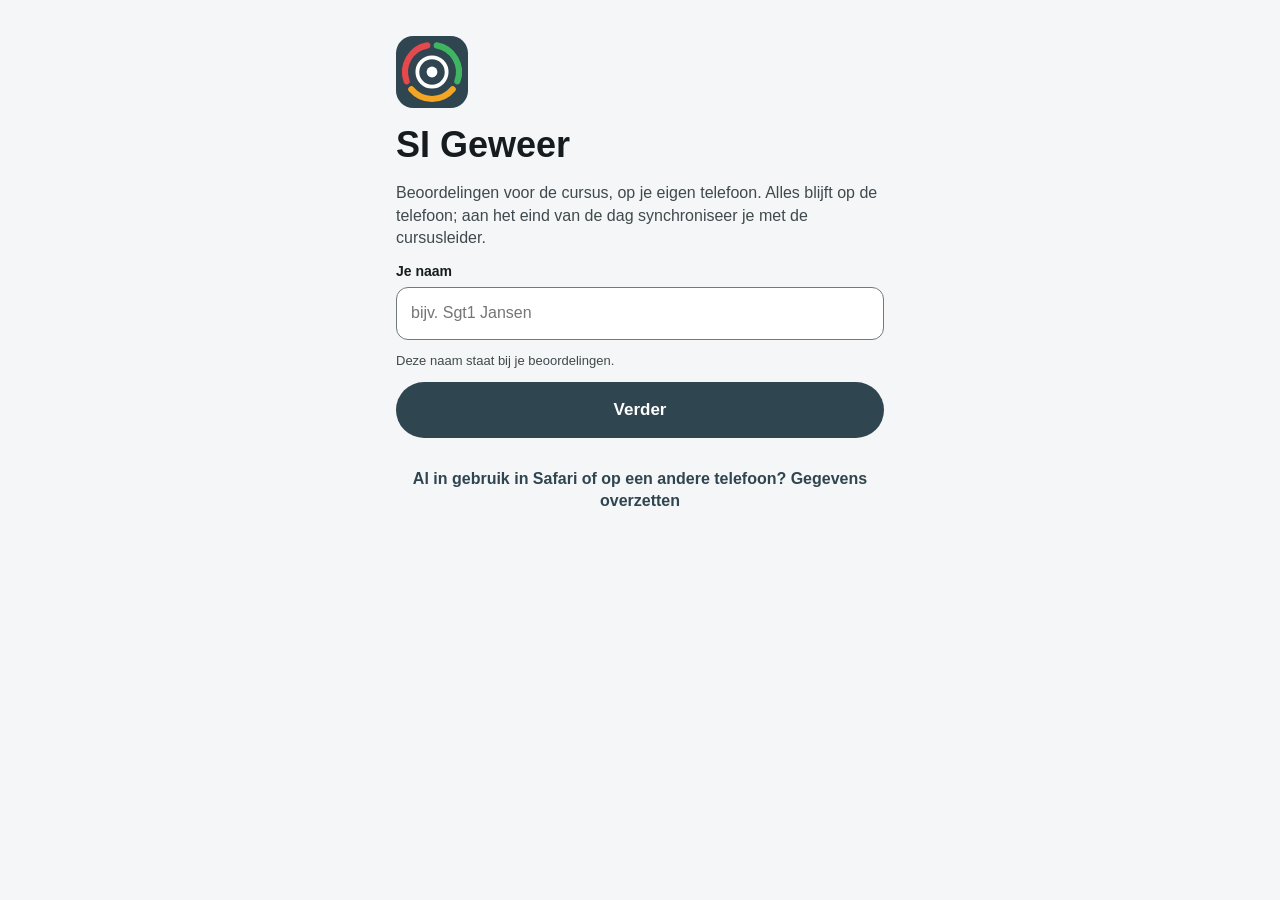
<file: index.html>
<!doctype html>
<html lang="nl" translate="no">
<head>
<meta charset="utf-8">
<meta name="viewport" content="width=device-width, initial-scale=1, viewport-fit=cover">
<!-- offline by design: nothing may be loaded from or sent to anywhere but this app itself -->
<meta http-equiv="Content-Security-Policy" content="default-src 'self'; img-src 'self' data: blob:; style-src 'self' 'unsafe-inline'; script-src 'self'; connect-src 'self'; manifest-src 'self'; worker-src 'self'">
<meta name="theme-color" content="#2F4550">
<meta name="apple-mobile-web-app-capable" content="yes">
<meta name="mobile-web-app-capable" content="yes">
<meta name="apple-mobile-web-app-status-bar-style" content="black-translucent">
<meta name="apple-mobile-web-app-title" content="SI Geweer">
<meta name="format-detection" content="telephone=no">
<title>SI Geweer</title>
<link rel="manifest" href="manifest.webmanifest">
<link rel="apple-touch-icon" href="icons/apple-touch-icon.png">
<link rel="icon" type="image/png" href="icons/icon-192.png">
<link rel="stylesheet" href="style.css">
</head>
<body>
<div id="app"></div>
<div id="dialog"></div>
<div id="toast" role="status" aria-live="polite"></div>
<noscript><p style="padding:24px">SI Geweer heeft JavaScript nodig.</p></noscript>
<script type="module" src="app.js"></script>
</body>
</html>
</file>
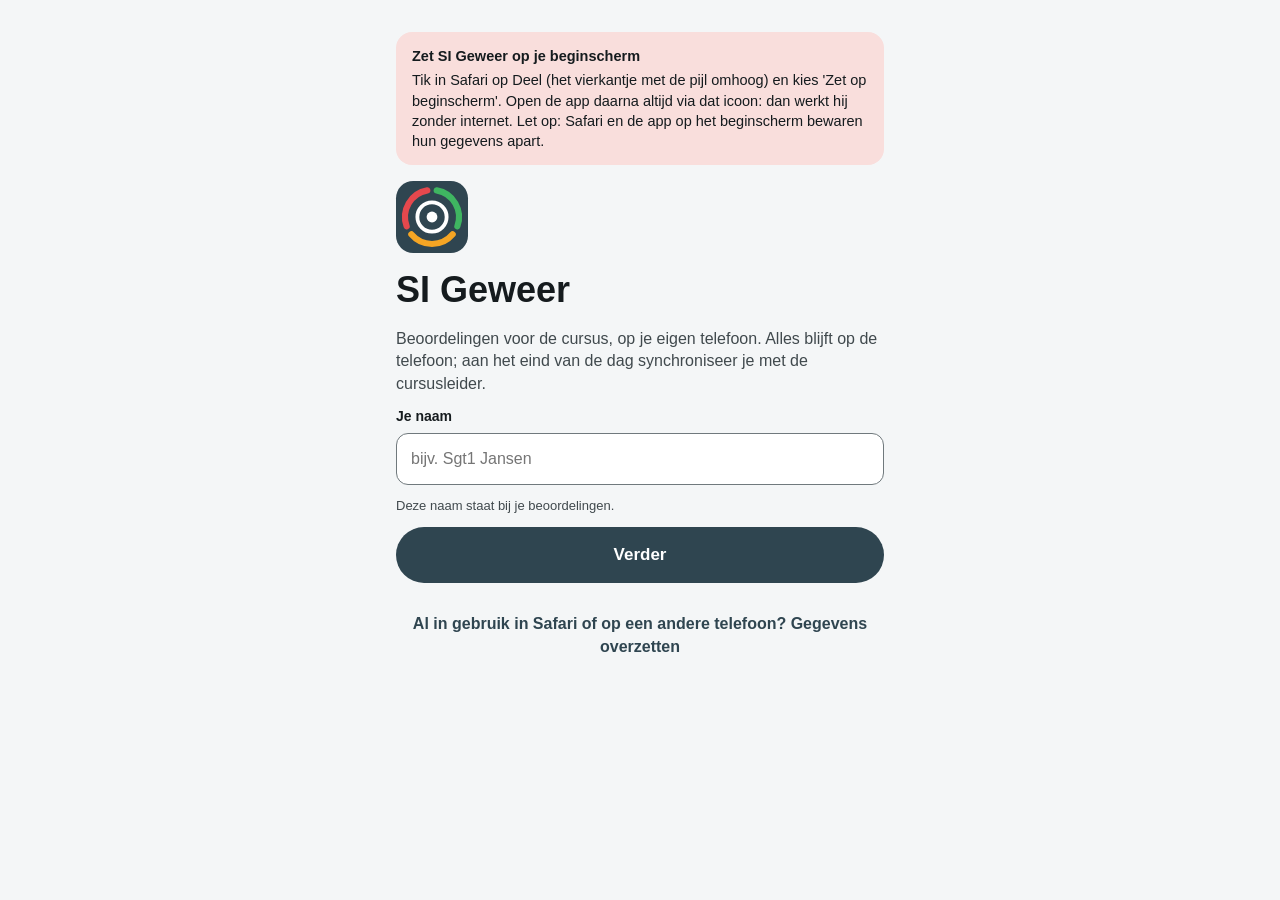
<file: test/ios.html>
<!doctype html>
<html lang="nl"><head><meta charset="utf-8"><meta name="viewport" content="width=device-width, initial-scale=1">
<title>SI Geweer as Safari on an iPhone (no Web Bluetooth)</title>
<link rel="stylesheet" href="../style.css">
<script>
Object.defineProperty(navigator, 'userAgent', { get: () => 'Mozilla/5.0 (iPhone; CPU iPhone OS 18_0 like Mac OS X) AppleWebKit/605.1.15 (KHTML, like Gecko) Version/18.0 Mobile/15E148 Safari/604.1' });
Object.defineProperty(navigator, 'bluetooth', { get: () => undefined });
</script></head>
<body><div id="app"></div><div id="dialog"></div><div id="toast" role="status"></div>
<script type="module" src="../app.js"></script></body></html>
</file>
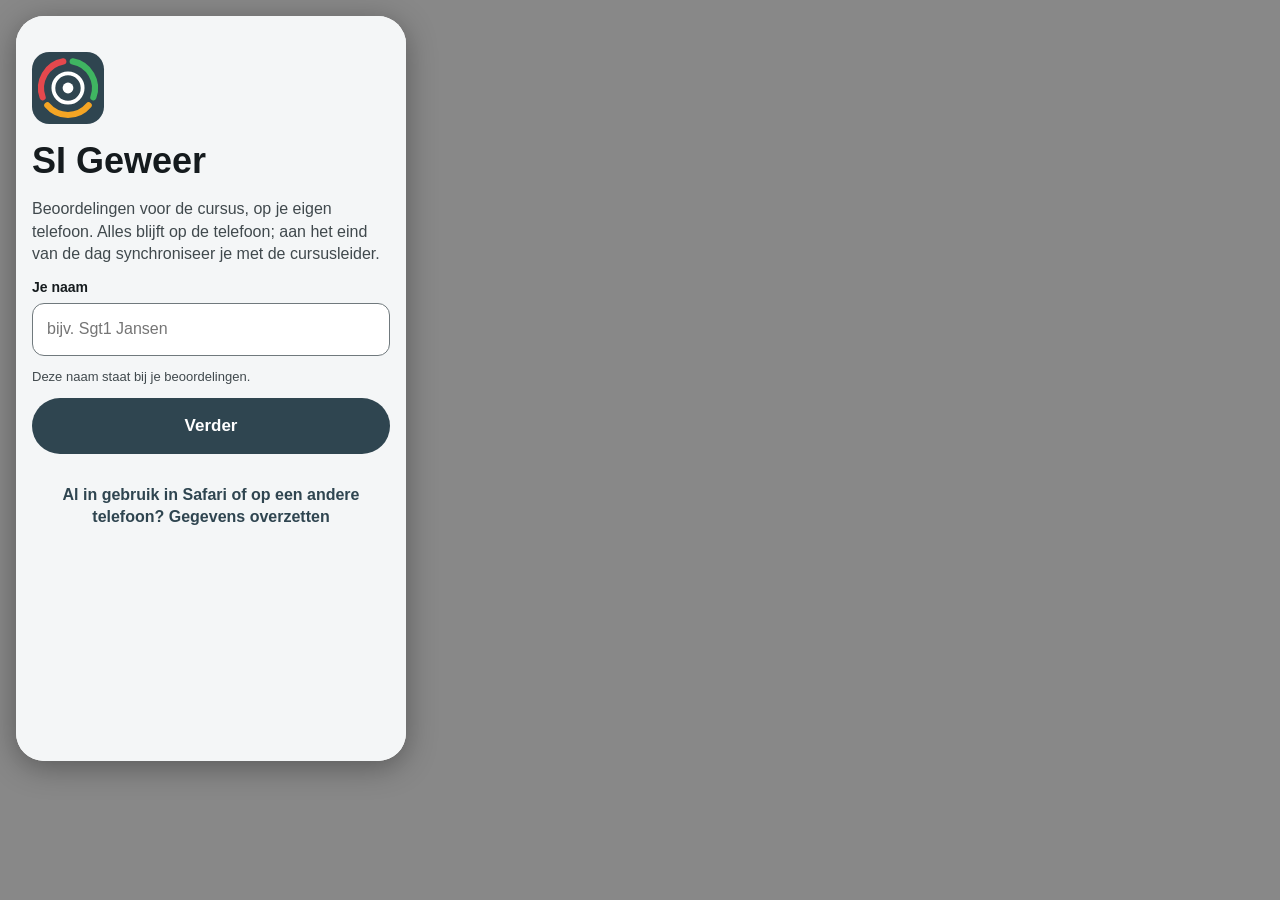
<file: test/phone.html>
<!doctype html>
<html><head><meta charset="utf-8"><title>SI Geweer — phone frame</title>
<style>body{margin:0;background:#888;display:flex;gap:24px;padding:16px;font:13px sans-serif}
iframe{width:390px;height:745px;border:0;border-radius:28px;background:#fff;box-shadow:0 6px 30px rgba(0,0,0,.35)}</style></head>
<body><iframe id="phone" src="../index.html"></iframe></body></html>
</file>
<file: style.css>
/* SI Geweer web app: the Android app's colours and shapes, iPhone safe areas, light + dark. */
:root {
  --bg: #f4f6f7;
  --surface: #ffffff;
  --surface-low: #eef2f4;
  --surface-high: #e3e8eb;
  --text: #151b1e;
  --muted: #40494d;
  --outline: #70797d;
  --outline-v: #c0c8cc;
  --primary: #2f4550;
  --on-primary: #ffffff;
  --primary-c: #d3e3ea;
  --on-primary-c: #0b1f28;
  --secondary-c: #f2e4c0;
  --on-secondary-c: #241a04;
  --error: #b3261e;
  --error-c: #f9dedc;
  --bar: #2f4550;
  --good: #2e9e4f;
  --fair: #ea8c0a;
  --poor: #d63636;
  --none: rgba(112, 121, 125, 0.5);
  --empty: rgba(220, 227, 231, 0.75);
  --male: #2f7fe8;
  --female: #e0479e;
  --radius: 20px;
  color-scheme: light;
}

@media (prefers-color-scheme: dark) {
  :root {
    --bg: #0f1417;
    --surface: #171d20;
    --surface-low: #171d20;
    --surface-high: #252b2e;
    --text: #dfe3e6;
    --muted: #bfc8cc;
    --outline: #899296;
    --outline-v: #40494d;
    --primary: #a4cad9;
    --on-primary: #05303d;
    --primary-c: #29434e;
    --on-primary-c: #d6e9f1;
    --secondary-c: #524528;
    --on-secondary-c: #f5e5be;
    --error: #f2b8b5;
    --error-c: #601410;
    --bar: #182024;
    --good: #4bc16d;
    --fair: #f5a623;
    --poor: #f0605d;
    --none: rgba(137, 146, 150, 0.75);
    --empty: rgba(58, 67, 71, 0.75);
    --male: #78b0ff;
    --female: #ff80c6;
    color-scheme: dark;
  }
}

* { box-sizing: border-box; -webkit-tap-highlight-color: transparent; }
html { -webkit-text-size-adjust: 100%; }
body {
  margin: 0;
  background: var(--bg);
  color: var(--text);
  font: 16px/1.4 -apple-system, BlinkMacSystemFont, "Segoe UI", Roboto, "Helvetica Neue", Arial, sans-serif;
  min-height: 100vh;
  overscroll-behavior-y: none;
}
button { font: inherit; color: inherit; background: none; border: 0; padding: 0; cursor: pointer; touch-action: manipulation; text-align: left; }
button:disabled { opacity: 0.45; }
input, textarea { font: inherit; font-size: 16px; color: var(--text); }
h1, h2, h3, p { margin: 0; }
.ic { fill: currentColor; flex: none; display: block; }

/* ---------------------------------------------------------------- bars */
.top {
  position: sticky; top: 0; z-index: 10;
  display: flex; align-items: center; gap: 4px;
  min-height: calc(60px + env(safe-area-inset-top));
  padding: env(safe-area-inset-top) 6px 0 4px;
  background: var(--bar); color: #fff;
}
.top .titles { flex: 1; min-width: 0; }
.top .title { font-size: 19px; font-weight: 600; white-space: nowrap; overflow: hidden; text-overflow: ellipsis; }
.top .sub { font-size: 13.5px; opacity: 0.8; white-space: nowrap; overflow: hidden; text-overflow: ellipsis; }
.top .actions { display: flex; align-items: center; }
.navpad { width: 12px; }
.iconbtn { width: 48px; height: 48px; display: grid; place-items: center; border-radius: 50%; flex: none; }
.iconbtn:active { background: rgba(127, 127, 127, 0.2); }
.textbtn { padding: 10px 12px; font-weight: 600; border-radius: 12px; }
.top .textbtn { color: #fff; }

.tabbar {
  position: fixed; left: 0; right: 0; bottom: 0; z-index: 10;
  display: flex; background: var(--surface-high);
  padding: 8px 6px calc(8px + env(safe-area-inset-bottom));
}
.tab { flex: 1; display: flex; flex-direction: column; align-items: center; gap: 4px; font-size: 12.5px; font-weight: 600; color: var(--muted); }
.tabicon { width: 64px; height: 32px; border-radius: 16px; display: grid; place-items: center; }
.tab.on { color: var(--text); }
.tab.on .tabicon { background: var(--secondary-c); color: var(--on-secondary-c); }

.bottombar {
  position: sticky; bottom: 0; z-index: 5;
  display: flex; gap: 12px;
  padding: 14px 16px calc(14px + env(safe-area-inset-bottom));
  background: var(--surface-high);
}
.bottombar .btn { flex: 1; }
.bottombar.two .btn.primary { flex: 1.6; }

/* ---------------------------------------------------------------- page */
.page { padding: 12px 16px 28px; display: flex; flex-direction: column; gap: 12px; }
.page.flush { padding: 8px 0 28px; }
.page.tabbed { padding-bottom: calc(110px + env(safe-area-inset-bottom)); }
.page.narrow { max-width: 520px; margin: 0 auto; padding-top: calc(32px + env(safe-area-inset-top)); }
.padx { padding: 0 16px; }
.bleed { margin: 0 -16px; }
.display { font-size: 36px; font-weight: 800; }
.h2 { font-size: 22px; font-weight: 700; }
.h3 { font-size: 17px; font-weight: 700; margin-top: 6px; }
.phase { font-size: 28px; font-weight: 800; }
.lead { font-size: 16.5px; }
.strong { font-weight: 700; font-size: 17px; }
.muted { color: var(--muted); }
.small { font-size: 13px; }
.center { text-align: center; padding: 24px 0; }
.bad { color: var(--poor); }
.hint { font-size: 13px; color: var(--muted); }
.label { font-size: 14px; font-weight: 600; margin-top: 4px; }
.markwrap { margin-top: 4px; }
.appmark { background: #2f4550; border-radius: 24%; display: grid; place-items: center; }
.appmark svg { width: 100%; height: 100%; }
.appmark path { fill: none; stroke-width: 5.5; stroke-linecap: round; }
.appmark .ring { fill: none; stroke: #fff; stroke-width: 3.4; }
.appmark .dot { fill: #fff; }

/* ---------------------------------------------------------------- buttons */
.btn {
  min-height: 56px; padding: 0 22px; border-radius: 28px;
  display: inline-flex; align-items: center; justify-content: center; gap: 8px;
  font-weight: 600; font-size: 17px; text-align: center;
}
.btn.primary { background: var(--primary); color: var(--on-primary); }
.btn.outline { border: 1.5px solid var(--outline); }
.btn.wide { width: 100%; }
.btn:active { filter: brightness(0.9); }
.text { padding: 10px 12px; border-radius: 12px; font-weight: 600; color: var(--primary); }
.text.danger { color: var(--error); }

.big {
  width: 100%; display: flex; align-items: center; gap: 16px;
  padding: 18px 16px 18px 20px; border-radius: var(--radius);
  background: var(--surface-high);
}
.big.primary { background: var(--primary); color: var(--on-primary); padding-top: 26px; padding-bottom: 26px; }
.big:active { filter: brightness(0.94); }
.bigtext { flex: 1; display: flex; flex-direction: column; }
.bigtitle { font-size: 17px; font-weight: 650; }
.big.primary .bigtitle { font-size: 23px; font-weight: 700; }
.bigsub { font-size: 14.5px; opacity: 0.8; }

.tiles { display: flex; gap: 12px; }
.tile {
  flex: 1; min-width: 0; height: 116px; padding: 16px; border-radius: var(--radius); background: var(--surface-high);
  display: flex; flex-direction: column; justify-content: space-between;
}
.tileicon { color: var(--primary); }
.tiletitle { font-size: 17px; font-weight: 650; }
.tilesub { font-size: 13px; color: var(--muted); white-space: nowrap; overflow: hidden; text-overflow: ellipsis; margin-top: -14px; }

.fab { width: 56px; height: 56px; border-radius: 16px; background: var(--primary); color: var(--on-primary); display: grid; place-items: center; flex: none; }
.efab {
  position: fixed; right: 16px; bottom: calc(18px + env(safe-area-inset-bottom)); z-index: 6;
  display: flex; align-items: center; gap: 8px; padding: 16px 20px; border-radius: 18px;
  background: var(--primary-c); color: var(--on-primary-c); font-weight: 650; box-shadow: 0 4px 14px rgba(0, 0, 0, 0.18);
}
.fabspace { height: 72px; }

/* ---------------------------------------------------------------- cards */
.card { background: var(--surface-high); border-radius: 18px; padding: 14px 16px; display: flex; flex-direction: column; gap: 8px; }
.info { background: var(--secondary-c); color: var(--on-secondary-c); border-radius: 16px; padding: 14px 16px; font-size: 14.5px; }
.info.warn { background: var(--error-c); color: var(--text); }
.infotitle { font-weight: 700; margin-bottom: 4px; }
.infotext { white-space: pre-line; }

.daycard { background: var(--primary-c); color: var(--on-primary-c); border-radius: 24px; padding: 20px; }
.dc-big { font-size: 34px; font-weight: 800; line-height: 1.15; }
.dc-mid { font-size: 24px; font-weight: 800; }
.dc-sub { font-size: 17px; font-weight: 500; margin-top: 2px; }
.pills { display: flex; gap: 6px; margin-top: 16px; }
.pill {
  flex: 1; display: flex; flex-direction: column; align-items: center; padding: 6px 0;
  border-radius: 10px; border: 1px solid color-mix(in srgb, var(--primary) 35%, transparent);
}
.pill b { font-size: 15px; }
.pill span { font-size: 11.5px; }
.pill.done { background: color-mix(in srgb, var(--primary) 22%, transparent); border-color: transparent; }
.pill.cur { background: var(--primary); color: var(--on-primary); border-color: transparent; }

.draft { display: flex; align-items: center; gap: 4px; background: var(--secondary-c); color: var(--on-secondary-c); border-radius: 16px; padding: 8px 8px 8px 16px; }
.draft > div { flex: 1; display: flex; flex-direction: column; }
.draft .btn { min-height: 44px; }

/* ---------------------------------------------------------------- fields */
.field { display: flex; flex-direction: column; gap: 6px; }
.field > span { font-size: 14px; font-weight: 600; }
.field input, .field textarea, .dlginput, .addrow textarea {
  width: 100%; border: 1.5px solid var(--outline); border-radius: 12px; background: var(--surface);
  padding: 14px; outline: none;
}
.field textarea { min-height: 120px; resize: vertical; }
.field input:focus, .field textarea:focus, .dlginput:focus, .addrow textarea:focus { border-color: var(--primary); border-width: 2px; padding: 13.5px; }
input[type="date"] { min-height: 52px; -webkit-appearance: none; appearance: none; }
.dayline { display: flex; gap: 12px; padding: 2px 0; }
.dayline b { width: 58px; flex: none; }

/* ---------------------------------------------------------------- lists */
.list { display: flex; flex-direction: column; }
.row { display: flex; align-items: center; gap: 10px; padding: 8px 4px 8px 12px; border-bottom: 1px solid var(--outline-v); width: 100%; min-height: 60px; }
.row.tall { min-height: 72px; padding: 10px 12px 10px 16px; }
.rowtext { flex: 1; min-width: 0; display: flex; flex-direction: column; }
.rowtitle { font-size: 18px; font-weight: 500; overflow: hidden; text-overflow: ellipsis; }
.row.tall .rowtitle { font-size: 21px; }
.rowsub { font-size: 13.5px; color: var(--muted); }
.chev { opacity: 0.8; display: flex; }
.addrow { display: flex; align-items: center; gap: 10px; }
.addrow textarea { flex: 1; height: 60px; resize: none; line-height: 1.25; }
.gtoggle {
  width: 60px; height: 60px; flex: none; border-radius: 14px; display: flex; flex-direction: column; align-items: center; justify-content: center; gap: 2px;
  font-size: 12px; font-weight: 700;
}
.gtoggle.male { color: var(--male); border: 1.5px solid color-mix(in srgb, var(--male) 60%, transparent); background: color-mix(in srgb, var(--male) 12%, transparent); }
.gtoggle.female { color: var(--female); border: 1.5px solid color-mix(in srgb, var(--female) 60%, transparent); background: color-mix(in srgb, var(--female) 12%, transparent); }
.gi { fill: none; stroke-width: 2.9; stroke-linecap: round; flex: none; display: block; }
.gi.male { stroke: var(--male); }
.gi.female { stroke: var(--female); }

.daybar { margin: 4px 16px; width: calc(100% - 32px); display: flex; align-items: center; gap: 12px; padding: 12px 16px; border-radius: 16px; background: var(--primary-c); color: var(--on-primary-c); }
.daybartext { flex: 1; display: flex; flex-direction: column; }
.daybartext b { font-size: 17px; }
.link { font-weight: 650; font-size: 14px; color: var(--primary); }
@media (prefers-color-scheme: dark) { .daybar .link { color: var(--on-primary-c); } }

/* ---------------------------------------------------------------- rating flow */
.stepper { display: flex; gap: 8px; }
.step { flex: 1; display: flex; align-items: center; justify-content: center; gap: 6px; padding: 10px 0; border-radius: 12px; background: var(--surface-high); font-size: 14px; }
.step.on { background: var(--primary); color: var(--on-primary); font-weight: 700; }
.dot { width: 12px; height: 12px; border-radius: 50%; display: inline-block; flex: none; }
.grades { display: flex; gap: 10px; }
.grade {
  flex: 1; height: 116px; border-radius: 18px; display: flex; flex-direction: column; align-items: center; justify-content: center; gap: 10px;
  border: 1.5px solid; font-weight: 650; font-size: 14px;
}
.gdot { width: 40px; height: 40px; border-radius: 50%; display: grid; place-items: center; color: #fff; }
.glabel { white-space: nowrap; }
.grade.g-GOOD { border-color: color-mix(in srgb, var(--good) 70%, transparent); background: color-mix(in srgb, var(--good) 13%, transparent); }
.grade.g-FAIR { border-color: color-mix(in srgb, var(--fair) 70%, transparent); background: color-mix(in srgb, var(--fair) 13%, transparent); }
.grade.g-POOR { border-color: color-mix(in srgb, var(--poor) 70%, transparent); background: color-mix(in srgb, var(--poor) 13%, transparent); }
.grade.g-GOOD .gdot { background: var(--good); }
.grade.g-FAIR .gdot { background: var(--fair); }
.grade.g-POOR .gdot { background: var(--poor); }
.grade.on { color: #fff; border: 3px solid color-mix(in srgb, var(--text) 55%, transparent); }
.grade.on.g-GOOD { background: var(--good); }
.grade.on.g-FAIR { background: var(--fair); }
.grade.on.g-POOR { background: var(--poor); }
.grade.on .gdot { background: rgba(255, 255, 255, 0.28); }

/* ---------------------------------------------------------------- colours of a grade */
.g-GOOD { background: var(--good); }
.g-FAIR { background: var(--fair); }
.g-POOR { background: var(--poor); }
.g-none { background: var(--none); }

/* ---------------------------------------------------------------- overview */
.seg { display: flex; margin: 4px 16px 6px; border: 1.5px solid var(--outline); border-radius: 22px; overflow: hidden; }
.seg button { flex: 1; text-align: center; padding: 10px 2px; font-size: 13.5px; font-weight: 600; white-space: nowrap; }
.seg button + button { border-left: 1.5px solid var(--outline); }
.seg button.on { background: var(--secondary-c); color: var(--on-secondary-c); }
.grid { display: grid; grid-template-columns: 120px repeat(7, minmax(0, 1fr)); column-gap: 3px; align-items: center; padding: 6px 16px; width: 100%; }
.gridhead { border-bottom: 1px solid var(--outline-v); align-items: end; }
.dh { display: flex; flex-direction: column; align-items: center; font-size: 11.5px; color: var(--muted); }
.dh b { font-size: 14px; color: var(--text); }
.dh.today, .dh.today b { color: var(--primary); }
.dh.today b { font-weight: 900; }
.namecol { display: flex; flex-direction: column; gap: 4px; min-width: 0; padding-right: 6px; }
.nm { display: flex; align-items: center; gap: 4px; font-weight: 500; white-space: nowrap; overflow: hidden; }
.nm > span { overflow: hidden; text-overflow: ellipsis; }
.nm.me { font-weight: 800; }
.gridrow:active { background: var(--surface-high); }
.cell { display: flex; flex-direction: column; gap: 1px; height: 32px; border-radius: 5px; overflow: hidden; }
.cell.empty { background: var(--empty); }
.cell.today { outline: 2px solid var(--primary); outline-offset: -2px; }
.cell.mini { width: 36px; height: 30px; flex: none; }
.cell.sample { width: 42px; height: 34px; flex: none; }
.band { flex: 1; display: flex; gap: 1px; }
.band i { flex: 1; }
.pbar { display: flex; height: 5px; width: 92%; border-radius: 3px; overflow: hidden; background: var(--empty); }
.pbar.thick { height: 10px; width: 100%; border-radius: 5px; }
.legend { padding: 16px; display: flex; flex-direction: column; gap: 10px; border-top: 1px solid var(--outline-v); margin-top: 8px; font-size: 13.5px; }
.legrow { display: flex; align-items: center; gap: 12px; }
.legrow.wrap { flex-wrap: wrap; gap: 14px; }
.lg { display: inline-flex; align-items: center; gap: 6px; }

/* ---------------------------------------------------------------- cursist detail */
.sumhead { display: flex; align-items: center; gap: 8px; font-size: 17px; }
.strip { display: flex; gap: 4px; }
.stripday { flex: 1; display: flex; flex-direction: column; align-items: center; gap: 2px; font-size: 11px; min-width: 0; }
.stripday .cell { width: 100%; height: 30px; }
.dayhead { font-size: 17px; font-weight: 800; margin-top: 10px; }
.rcard { background: var(--surface-low); border: 1px solid var(--outline-v); border-radius: 18px; padding: 14px 16px; display: flex; flex-direction: column; gap: 10px; }
.rchead { display: flex; gap: 8px; align-items: baseline; }
.rchead b { flex: 1; font-size: 14.5px; }
.rchead span { font-size: 13px; color: var(--muted); }
.rphase { display: flex; gap: 10px; }
.rphase .dot { width: 14px; height: 14px; margin-top: 3px; }
.rpt { font-weight: 650; font-size: 15px; }
.rpn { font-size: 15px; white-space: pre-wrap; overflow-wrap: anywhere; }
.rcbtns { display: flex; justify-content: flex-end; }

/* ---------------------------------------------------------------- courses, team, rooster */
.ccard { display: flex; align-items: center; background: var(--surface-high); border-radius: 18px; padding: 4px 4px 4px 0; }
.ccard.on { background: var(--primary-c); color: var(--on-primary-c); }
.ccmain { flex: 1; display: flex; flex-direction: column; padding: 10px 16px; }
.ccmain b { font-size: 17px; }
.person { display: flex; align-items: center; gap: 12px; background: var(--surface-low); border: 1px solid var(--outline-v); border-radius: 16px; padding: 12px 4px 12px 14px; min-height: 66px; }
.person.lead { background: var(--primary-c); color: var(--on-primary-c); border-color: transparent; }
.person .rowtitle { font-size: 17px; font-weight: 650; }
.person.lead .rowsub { color: inherit; opacity: 0.8; }
.initial { width: 40px; height: 40px; border-radius: 50%; display: grid; place-items: center; font-weight: 800; background: var(--primary-c); color: var(--on-primary-c); flex: none; }
.person.lead .initial { background: var(--primary); color: var(--on-primary); }
.rosterrow { padding-top: 4px; padding-bottom: 4px; }
.rc { height: 44px; border-radius: 8px; display: grid; place-items: center; position: relative; }
.rc.yes { color: var(--good); background: color-mix(in srgb, var(--good) 16%, transparent); }
.rc.no { color: var(--poor); background: color-mix(in srgb, var(--poor) 24%, transparent); }
.rc.today { outline: 2px solid var(--primary); outline-offset: -2px; }
.rc.mini { width: 22px; height: 22px; border-radius: 6px; display: inline-grid; }
.stddot { position: absolute; top: 4px; right: 4px; width: 6px; height: 6px; border-radius: 50%; background: var(--poor); }
.rc.mini .stddot { top: 2px; right: 2px; width: 4px; height: 4px; }
.totals { border-top: 1px solid var(--outline-v); padding-top: 10px; padding-bottom: 10px; }
.count { text-align: center; font-size: 13px; color: var(--muted); }
.count.bad { color: var(--poor); font-weight: 800; }
.stdrow { display: flex; gap: 8px; }
.stdday { flex: 1; height: 96px; border-radius: 16px; display: flex; flex-direction: column; align-items: center; justify-content: center; gap: 6px; }
.stdday b { font-size: 21px; }
.stdday.yes { color: var(--good); background: color-mix(in srgb, var(--good) 16%, transparent); }
.stdday.no { color: var(--poor); background: color-mix(in srgb, var(--poor) 24%, transparent); }
.stdday b { color: var(--text); }

/* ---------------------------------------------------------------- dialog + toast */
.scrim { position: fixed; inset: 0; background: rgba(0, 0, 0, 0.42); z-index: 30; }
.dialog {
  position: fixed; z-index: 31; left: 50%; top: 50%; transform: translate(-50%, -50%);
  width: min(90vw, 420px); max-height: 82vh; overflow: auto;
  background: var(--surface); border-radius: 26px; padding: 22px 22px 12px;
  display: flex; flex-direction: column; gap: 14px; box-shadow: 0 10px 40px rgba(0, 0, 0, 0.3);
}
.dialog h2 { font-size: 22px; font-weight: 600; }
.dlgbody { display: flex; flex-direction: column; gap: 8px; color: var(--muted); }
.dlgbtns { display: flex; justify-content: flex-end; gap: 4px; }
.picklist { display: flex; flex-direction: column; }
.pickrow { display: flex; align-items: center; gap: 12px; padding: 10px 6px; border-radius: 12px; color: var(--text); font-size: 16.5px; }
.radio { width: 20px; height: 20px; border-radius: 50%; border: 2px solid var(--outline); flex: none; }
.pickrow.on .radio { border: 6px solid var(--primary); }
.menu { display: flex; flex-direction: column; }
.menuitem { padding: 14px 8px; font-size: 17px; color: var(--text); border-bottom: 1px solid var(--outline-v); }
.menuitem:last-child { border-bottom: 0; }
#toast {
  position: fixed; left: 16px; right: 16px; bottom: calc(100px + env(safe-area-inset-bottom)); z-index: 40;
  background: #2f3336; color: #fff; padding: 14px 16px; border-radius: 10px; font-size: 15px;
  opacity: 0; transform: translateY(12px); transition: opacity 0.2s, transform 0.2s; pointer-events: none;
}
#toast.on { opacity: 1; transform: none; }

/* ---------------------------------------------------------------- names from a photo */
.srow { display: flex; align-items: center; gap: 2px; padding: 4px 0; border-bottom: 1px solid var(--outline-v); }
.check { width: 30px; height: 30px; margin: 0 6px; border-radius: 8px; border: 2px solid var(--outline); display: grid; place-items: center; flex: none; }
.check.on { background: var(--primary); border-color: var(--primary); color: var(--on-primary); }
.snamewrap { flex: 1; min-width: 0; display: flex; flex-direction: column; gap: 2px; }
.sname { width: 100%; border: 1.5px solid var(--outline-v); border-radius: 10px; padding: 10px; background: var(--surface); outline: none; }
.sname:focus { border-color: var(--primary); }
.srow.off .sname { opacity: 0.5; text-decoration: line-through; }

/* ---------------------------------------------------------------- Bluetooth */
.btpeers { display: flex; flex-direction: column; gap: 8px; }
.peer { padding-right: 8px; }
.peer .text { font-weight: 700; color: var(--primary); padding: 10px 8px; }
.btdot { width: 34px; height: 34px; border-radius: 50%; display: grid; place-items: center; flex: none; font-weight: 800; }
.btdot.ok, .btdot.final { background: var(--good); color: #fff; }
.btdot.error { background: var(--error); color: var(--surface); }
.btdot.busy { background: var(--primary-c); position: relative; }
.btdot.busy::after { content: ''; position: absolute; inset: 9px; border-radius: 50%; background: var(--primary); animation: btpulse 0.9s ease-in-out infinite alternate; }
@keyframes btpulse { from { transform: scale(0.55); opacity: 0.6; } to { transform: scale(1); opacity: 1; } }
.text.alt { align-self: center; text-align: center; margin-top: 8px; }
</file>
